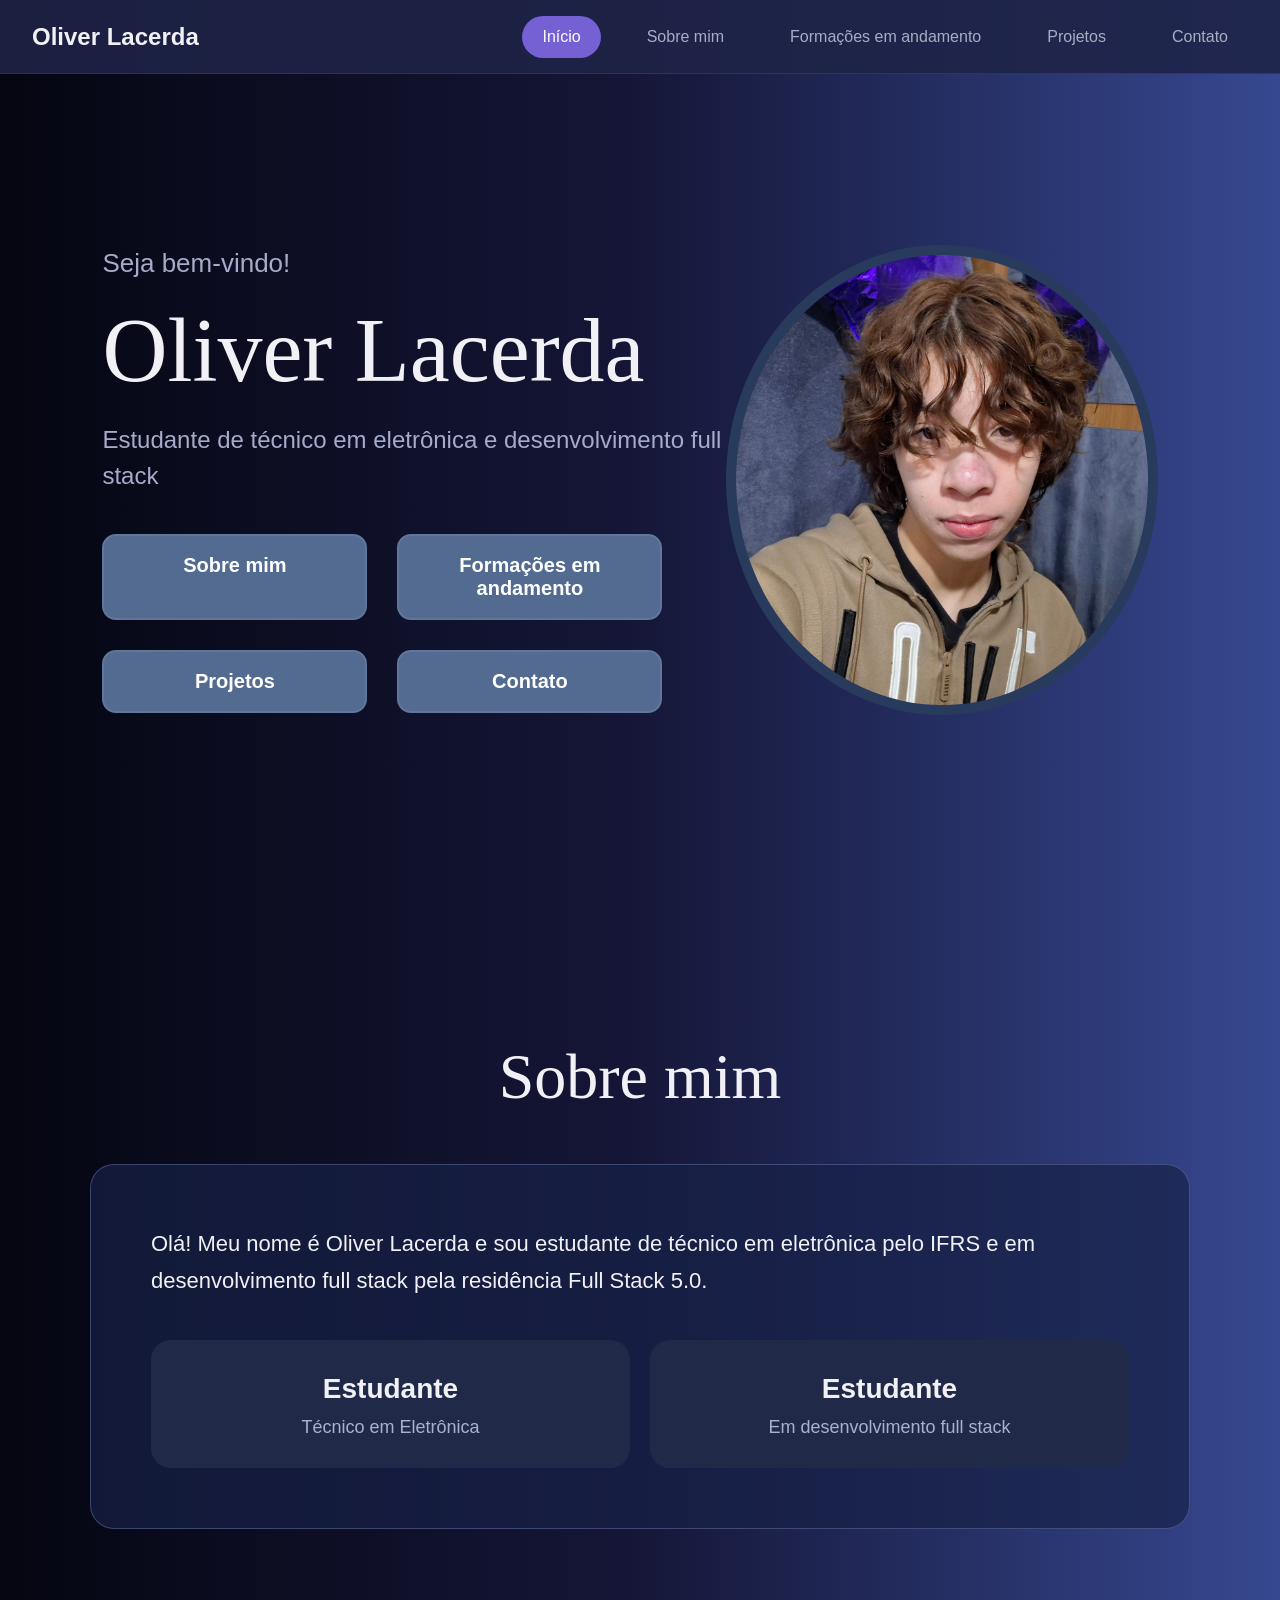
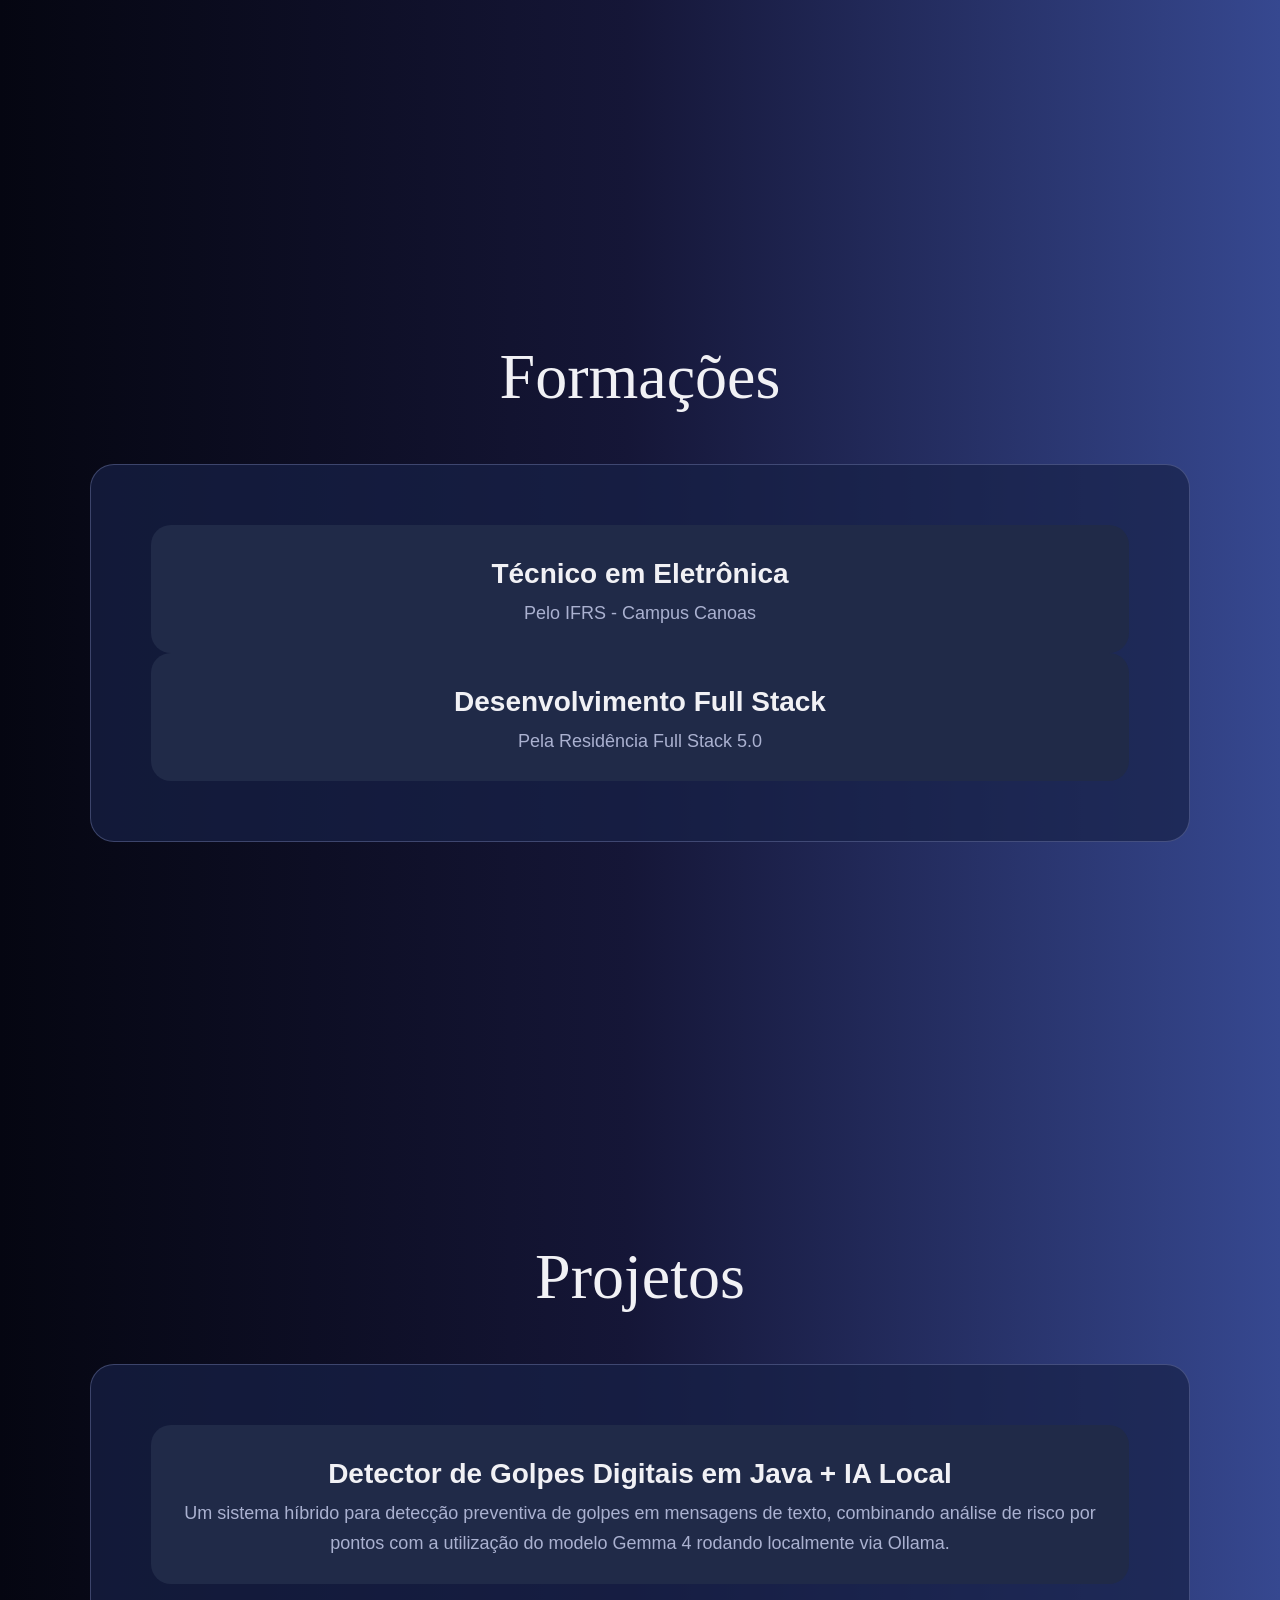
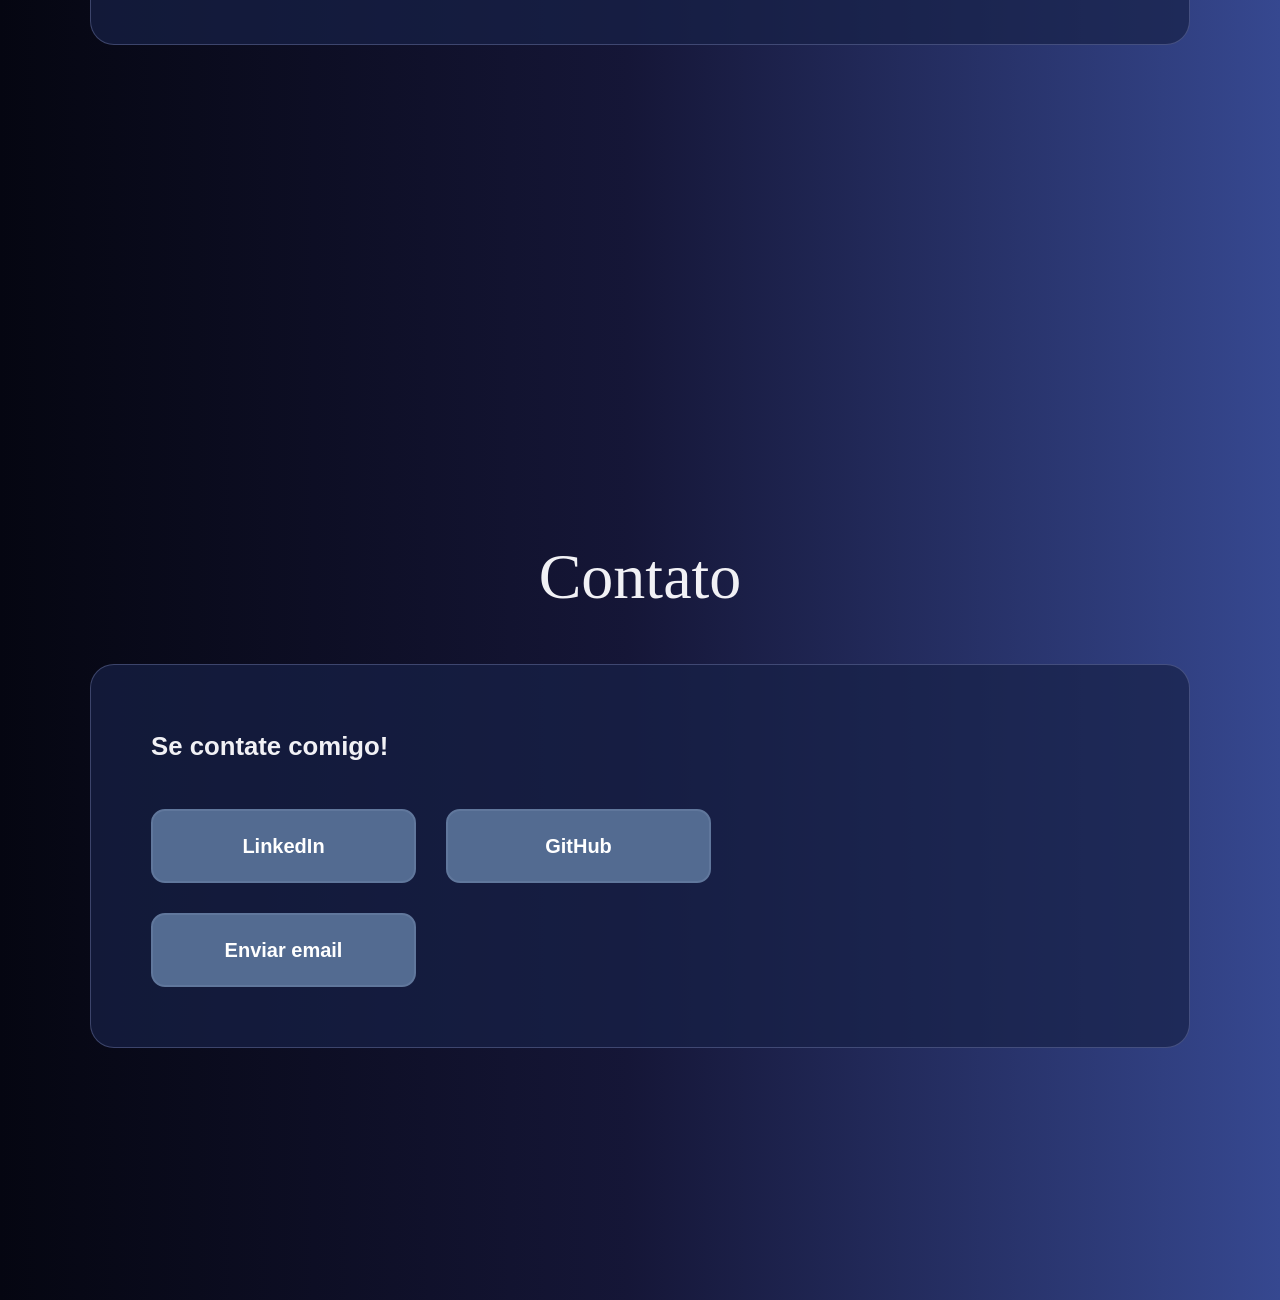
<file: index.html>
<!DOCTYPE html>
<html lang="pt-br">
<head>
    <meta charset="UTF-8">
    <meta name="viewport" content="width=device-width, initial-scale=1.0">

    <title>Oliver Lacerda | Portfólio</title>

    <link rel="stylesheet" href="style.css">
</head>

<body>

    <header>
        <div class="logo">Oliver Lacerda</div>

        <nav>
            <a href="#inicio" class="ativo">Início</a>
            <a href="#sobre">Sobre mim</a>
            <a href="#formacoes">Formações em andamento</a>
            <a href="#projetos">Projetos</a>
            <a href="#contato">Contato</a>
        </nav>
    </header>

    <main>

        <section id="inicio" class="inicio">

            <div class="conteudo-inicio">

                <p class="boas-vindas">
                    Seja bem-vindo!
                </p>

                <h1>Oliver Lacerda</h1>

                <p class="descricao">
                    Estudante de técnico em eletrônica e desenvolvimento
                    full stack
                </p>

                <div class="botoes">

                    <a href="#sobre">Sobre mim</a>

                    <a href="#formacoes">Formações em andamento</a>

                    <a href="#projetos">Projetos</a>

                    <a href="#contato">Contato</a>

                </div>

            </div>


            <div class="circulo">

                <img src="fotooliver.jpg" alt="euu">

            </div>

        </section>

        <section id="sobre" class="pagina">

            <h2>Sobre mim</h2>

            <div class="caixa">

                <p>
                    Olá! Meu nome é Oliver Lacerda e sou estudante de técnico em eletrônica pelo IFRS e em desenvolvimento full stack pela residência Full Stack 5.0.
                </p>

                <div class="cards">

                    <div class="card">
                        <h3>Estudante</h3>
                        <p>Técnico em Eletrônica</p>
                    </div>

                    <div class="card">
                        <h3>Estudante</h3>
                        <p>Em desenvolvimento full stack</p>
                    </div>

                </div>

            </div>

        </section>


        <section id="formacoes" class="pagina">

            <h2>Formações</h2>

            <div class="caixa">

                <div class="card">
                    <h3>Técnico em Eletrônica</h3>
                    <p>Pelo IFRS - Campus Canoas</p>
                </div>

                <div class="card">
                    <h3>Desenvolvimento Full Stack</h3>
                    <p>Pela Residência Full Stack 5.0</p>
                </div>

            </div>

        </section>

        <section id="projetos" class="pagina">

            <h2>Projetos</h2>

            <div class="caixa">

                <div class="card">
                    <h3>Detector de Golpes Digitais em Java + IA Local</h3>
                    <p>Um sistema híbrido para detecção preventiva de golpes em mensagens de texto, combinando análise de risco por pontos com a utilização do modelo Gemma 4 rodando localmente via Ollama.</p>
                </div>

            </div>

        </section>

        <section id="contato" class="pagina">

            <h2>Contato</h2>

            <div class="caixa">

                <h3>
                    Se contate comigo!
                </h3>
                <div class="botoes">
                    <a href="https://www.linkedin.com/in/oliver-lacerda-7b0b1b1b9/" target="_blank">LinkedIn</a>
                    <a href="https://github.com/oliverlcrd" target="_blank">GitHub</a>
                    <a href="mailto:olivercannavolacerda@gmail.com" target="_blank">Enviar email</a>
                </div>

            </div>

        </section>

    </main>

</body>
</html>
</file>
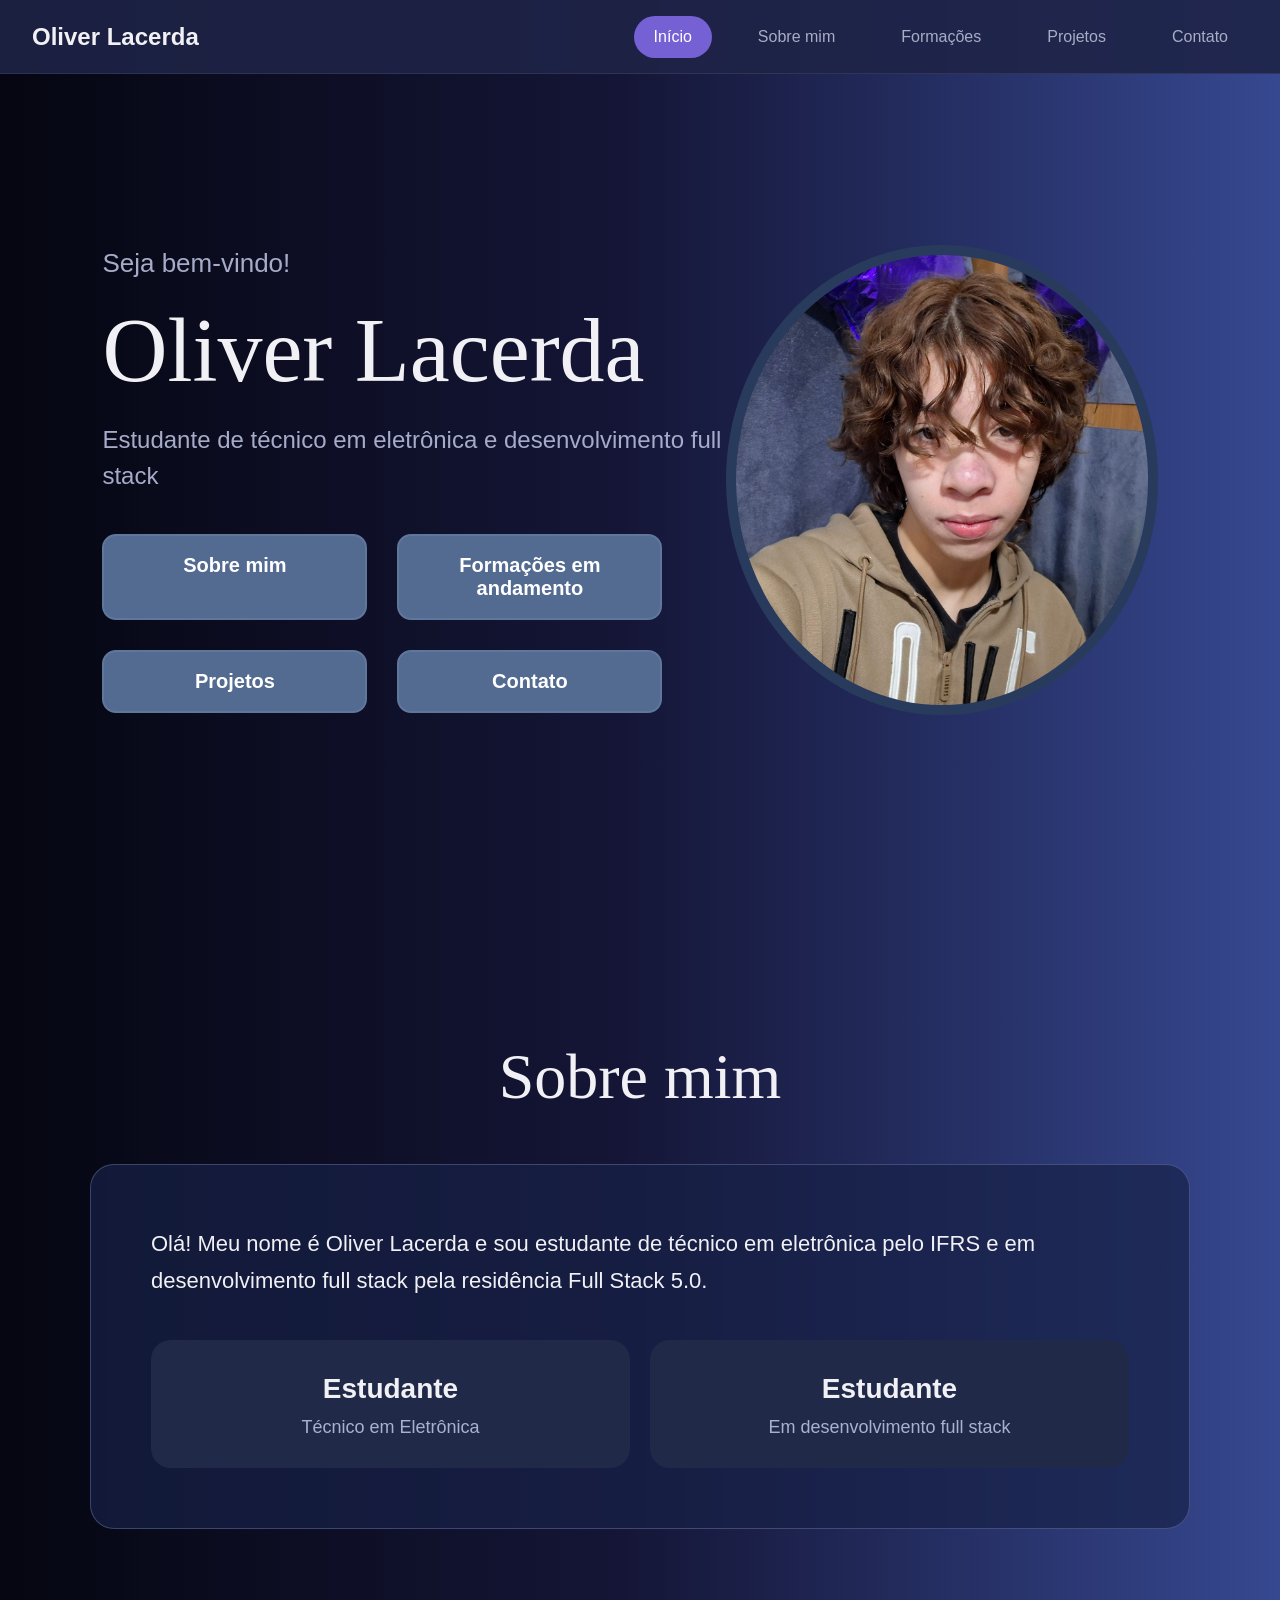
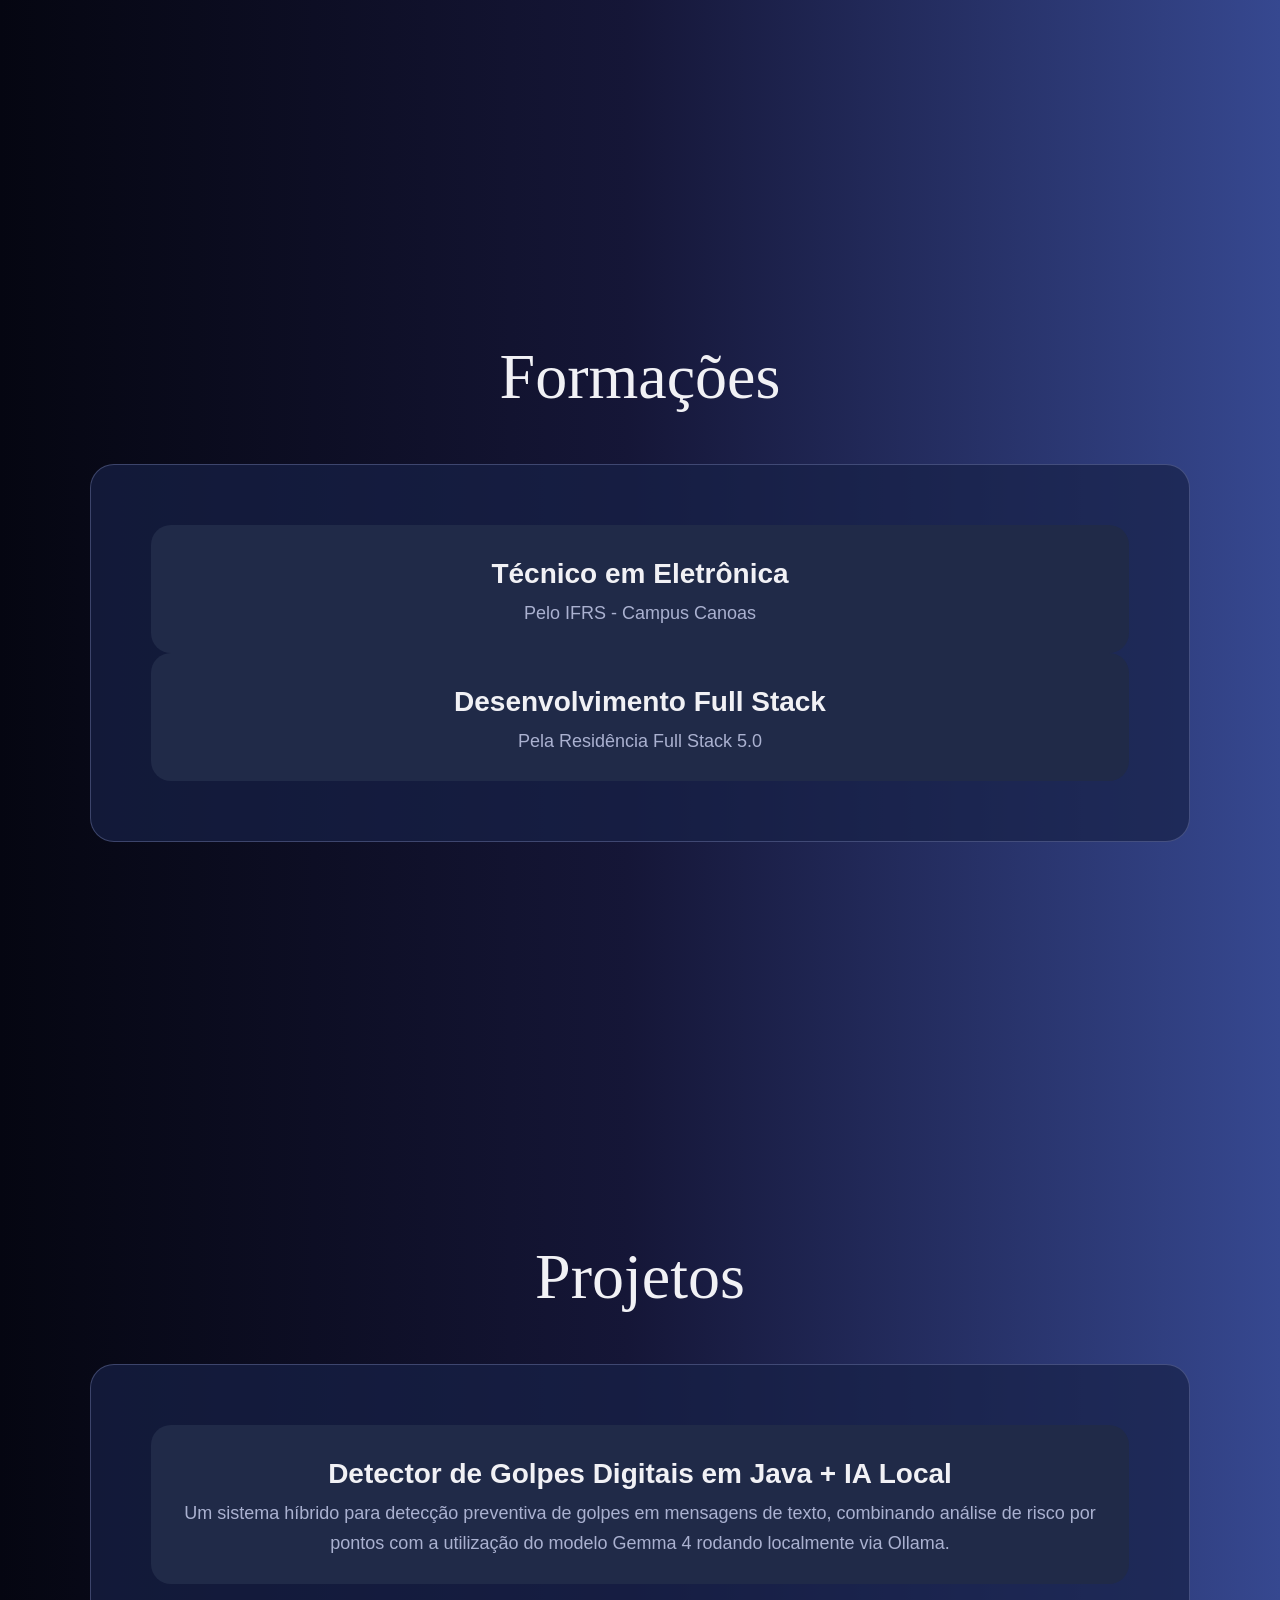
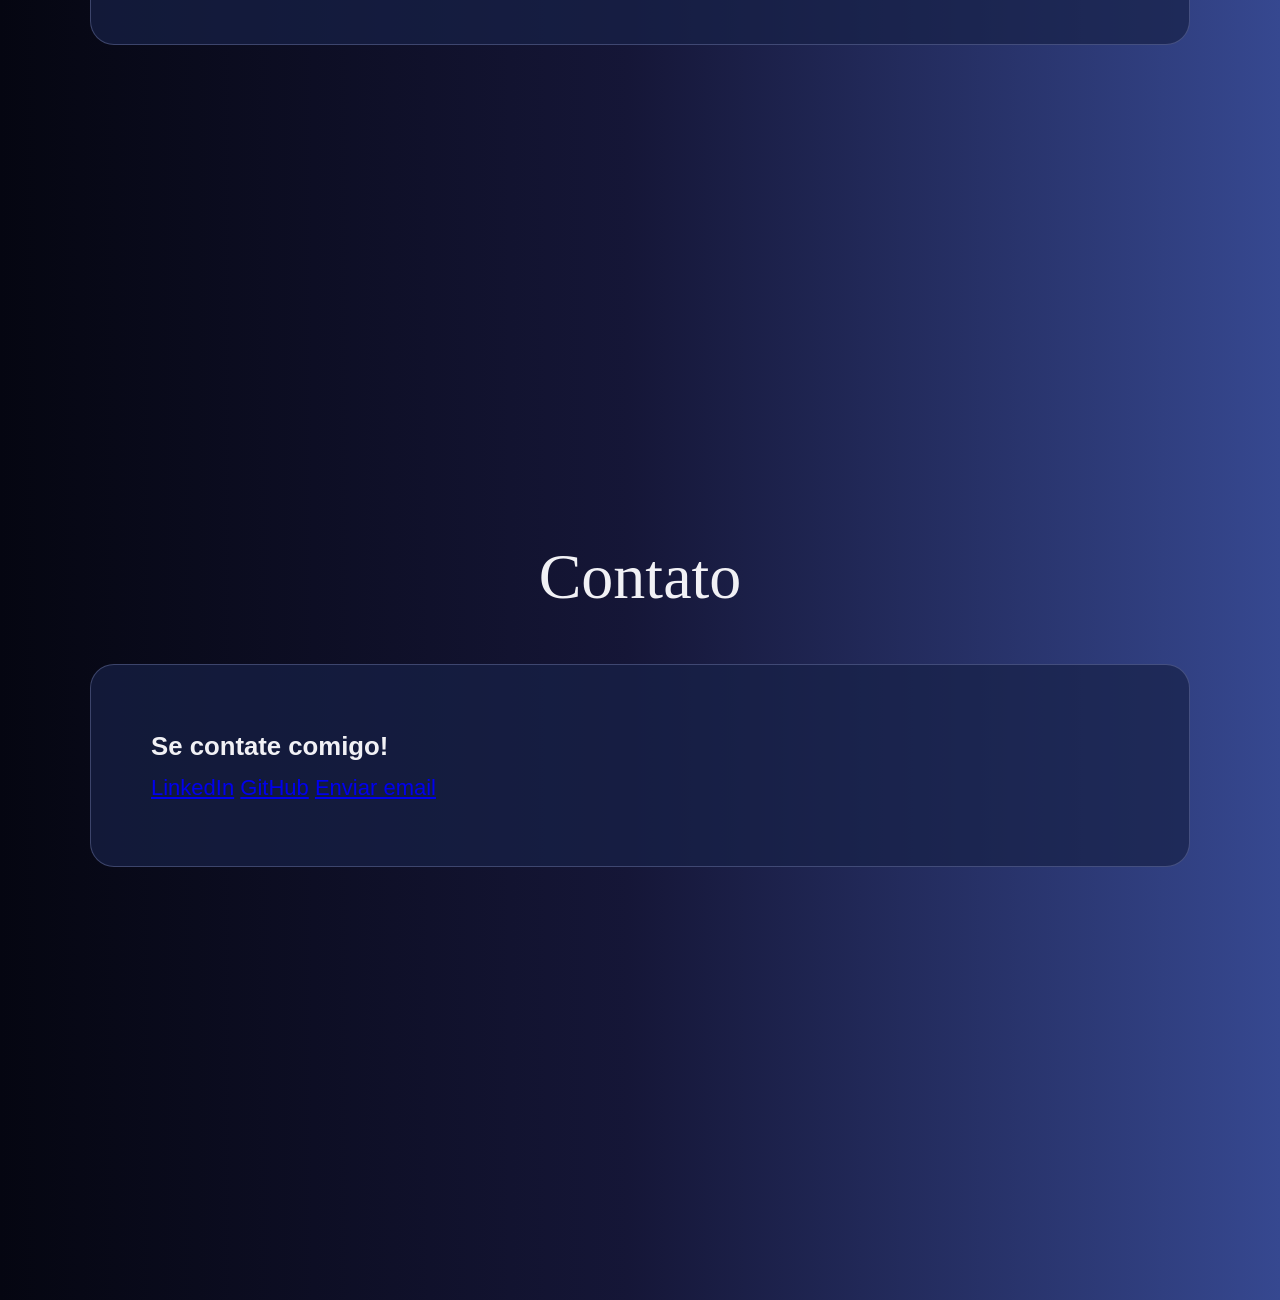
<file: meu portfolio/index.html>
<!DOCTYPE html>
<html lang="pt-br">
<head>
    <meta charset="UTF-8">
    <meta name="viewport" content="width=device-width, initial-scale=1.0">

    <title>Oliver Lacerda | Portfólio</title>

    <link rel="stylesheet" href="style.css">
</head>

<body>

    <header>
        <div class="logo">Oliver Lacerda</div>

        <nav>
            <a href="#inicio" class="ativo">Início</a>
            <a href="#sobre">Sobre mim</a>
            <a href="#formacoes">Formações</a>
            <a href="#projetos">Projetos</a>
            <a href="#contato">Contato</a>
        </nav>
    </header>

    <main>

        <section id="inicio" class="inicio">

            <div class="conteudo-inicio">

                <p class="boas-vindas">
                    Seja bem-vindo!
                </p>

                <h1>Oliver Lacerda</h1>

                <p class="descricao">
                    Estudante de técnico em eletrônica e desenvolvimento
                    full stack
                </p>

                <div class="botoes">

                    <a href="#sobre">Sobre mim</a>

                    <a href="#formacoes">Formações em andamento</a>

                    <a href="#projetos">Projetos</a>

                    <a href="#contato">Contato</a>

                </div>

            </div>


            <div class="circulo">

                <img src="fotooliver.jpg" alt="euu">

            </div>

        </section>

        <section id="sobre" class="pagina">

            <h2>Sobre mim</h2>

            <div class="caixa">

                <p>
                    Olá! Meu nome é Oliver Lacerda e sou estudante de técnico em eletrônica pelo IFRS e em desenvolvimento full stack pela residência Full Stack 5.0.
                </p>

                <div class="cards">

                    <div class="card">
                        <h3>Estudante</h3>
                        <p>Técnico em Eletrônica</p>
                    </div>

                    <div class="card">
                        <h3>Estudante</h3>
                        <p>Em desenvolvimento full stack</p>
                    </div>

                </div>

            </div>

        </section>


        <section id="formacoes" class="pagina">

            <h2>Formações</h2>

            <div class="caixa">

                <div class="card">
                    <h3>Técnico em Eletrônica</h3>
                    <p>Pelo IFRS - Campus Canoas</p>
                </div>

                <div class="card">
                    <h3>Desenvolvimento Full Stack</h3>
                    <p>Pela Residência Full Stack 5.0</p>
                </div>

            </div>

        </section>

        <section id="projetos" class="pagina">

            <h2>Projetos</h2>

            <div class="caixa">

                <div class="card">
                    <h3>Detector de Golpes Digitais em Java + IA Local</h3>
                    <p>Um sistema híbrido para detecção preventiva de golpes em mensagens de texto, combinando análise de risco por pontos com a utilização do modelo Gemma 4 rodando localmente via Ollama.</p>
                </div>

            </div>

        </section>

        <section id="contato" class="pagina">

            <h2>Contato</h2>

            <div class="caixa">

                <h3>
                    Se contate comigo!
                </h3>
                    <a href="https://www.linkedin.com/in/oliver-lacerda-7b0b1b1b9/" target="_blank">LinkedIn</a>
                    <a href="https://github.com/oliverlcrd" target="_blank">GitHub</a>
                    <a href="mailto:olivercannavolacerda@gmail.com" target="_blank">Enviar email</a>
                </div>

            </div>

        </section>

    </main>

</body>
</html>
</file>
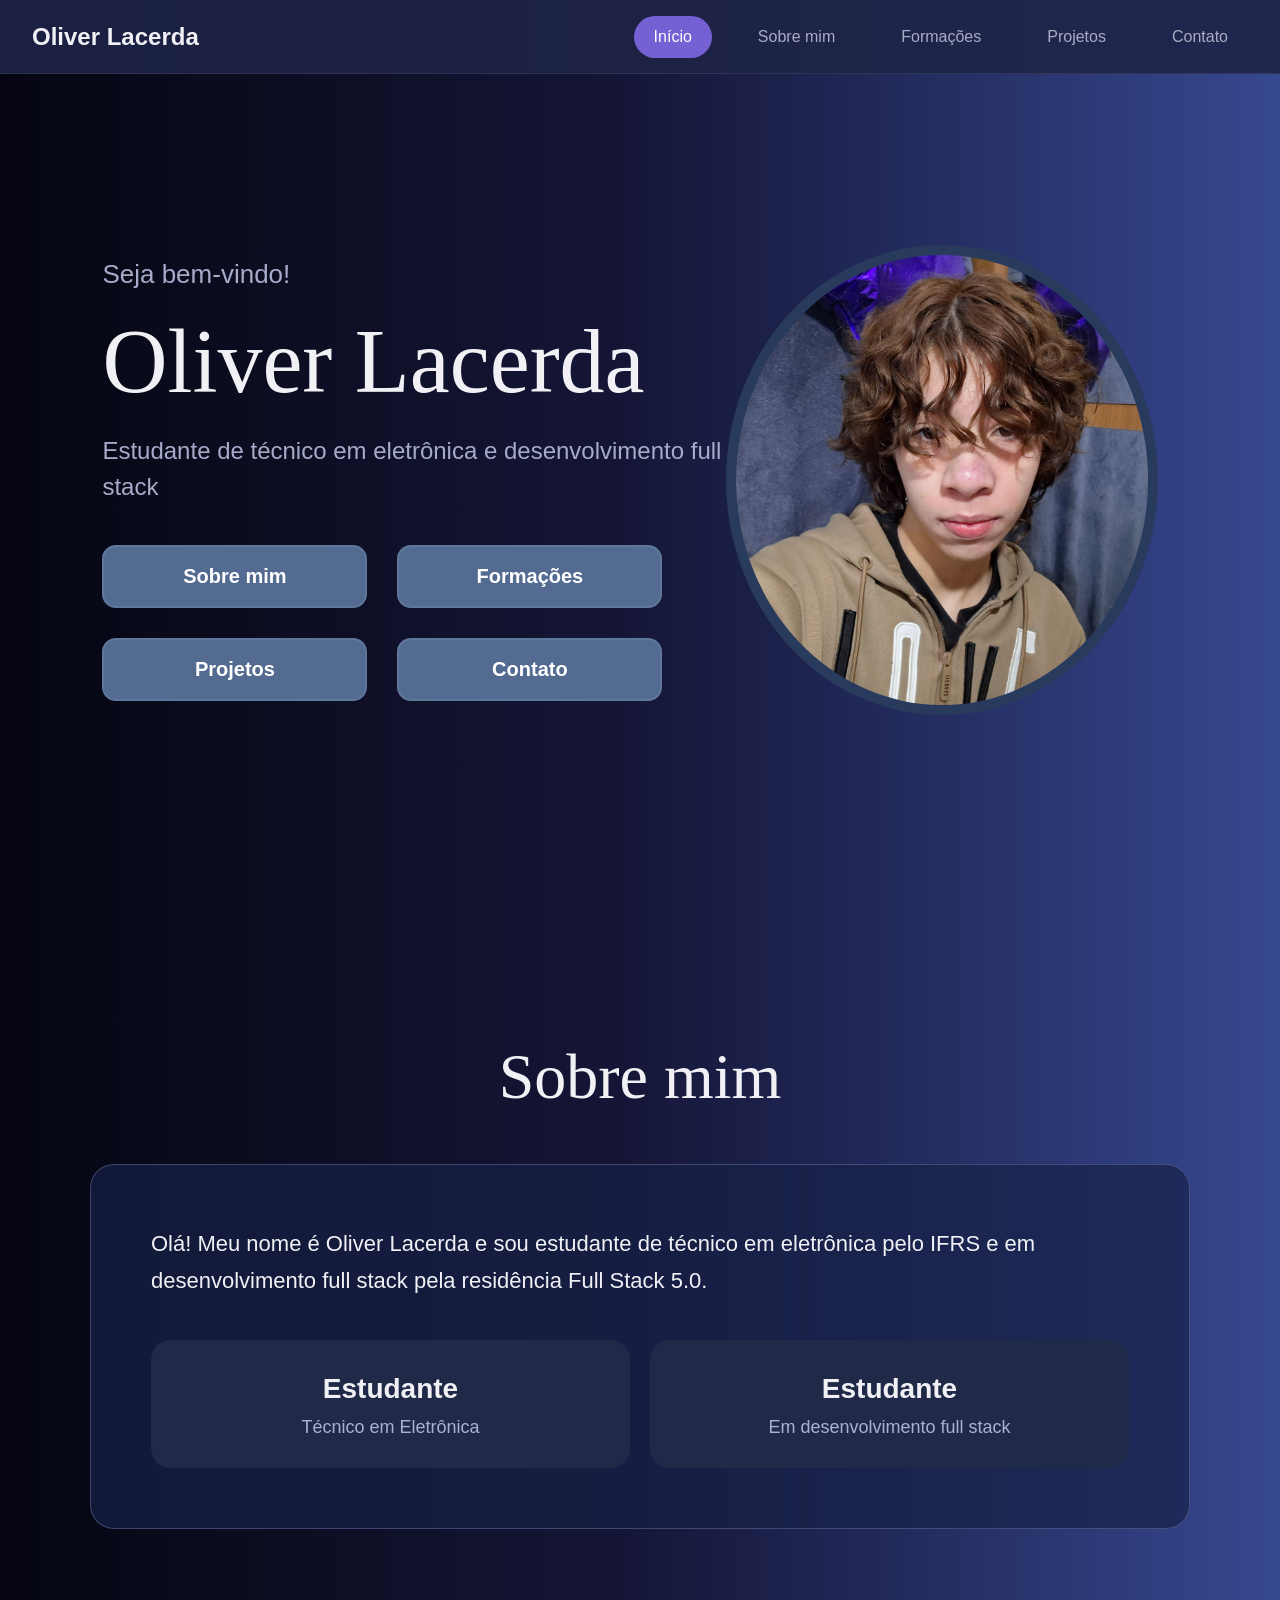
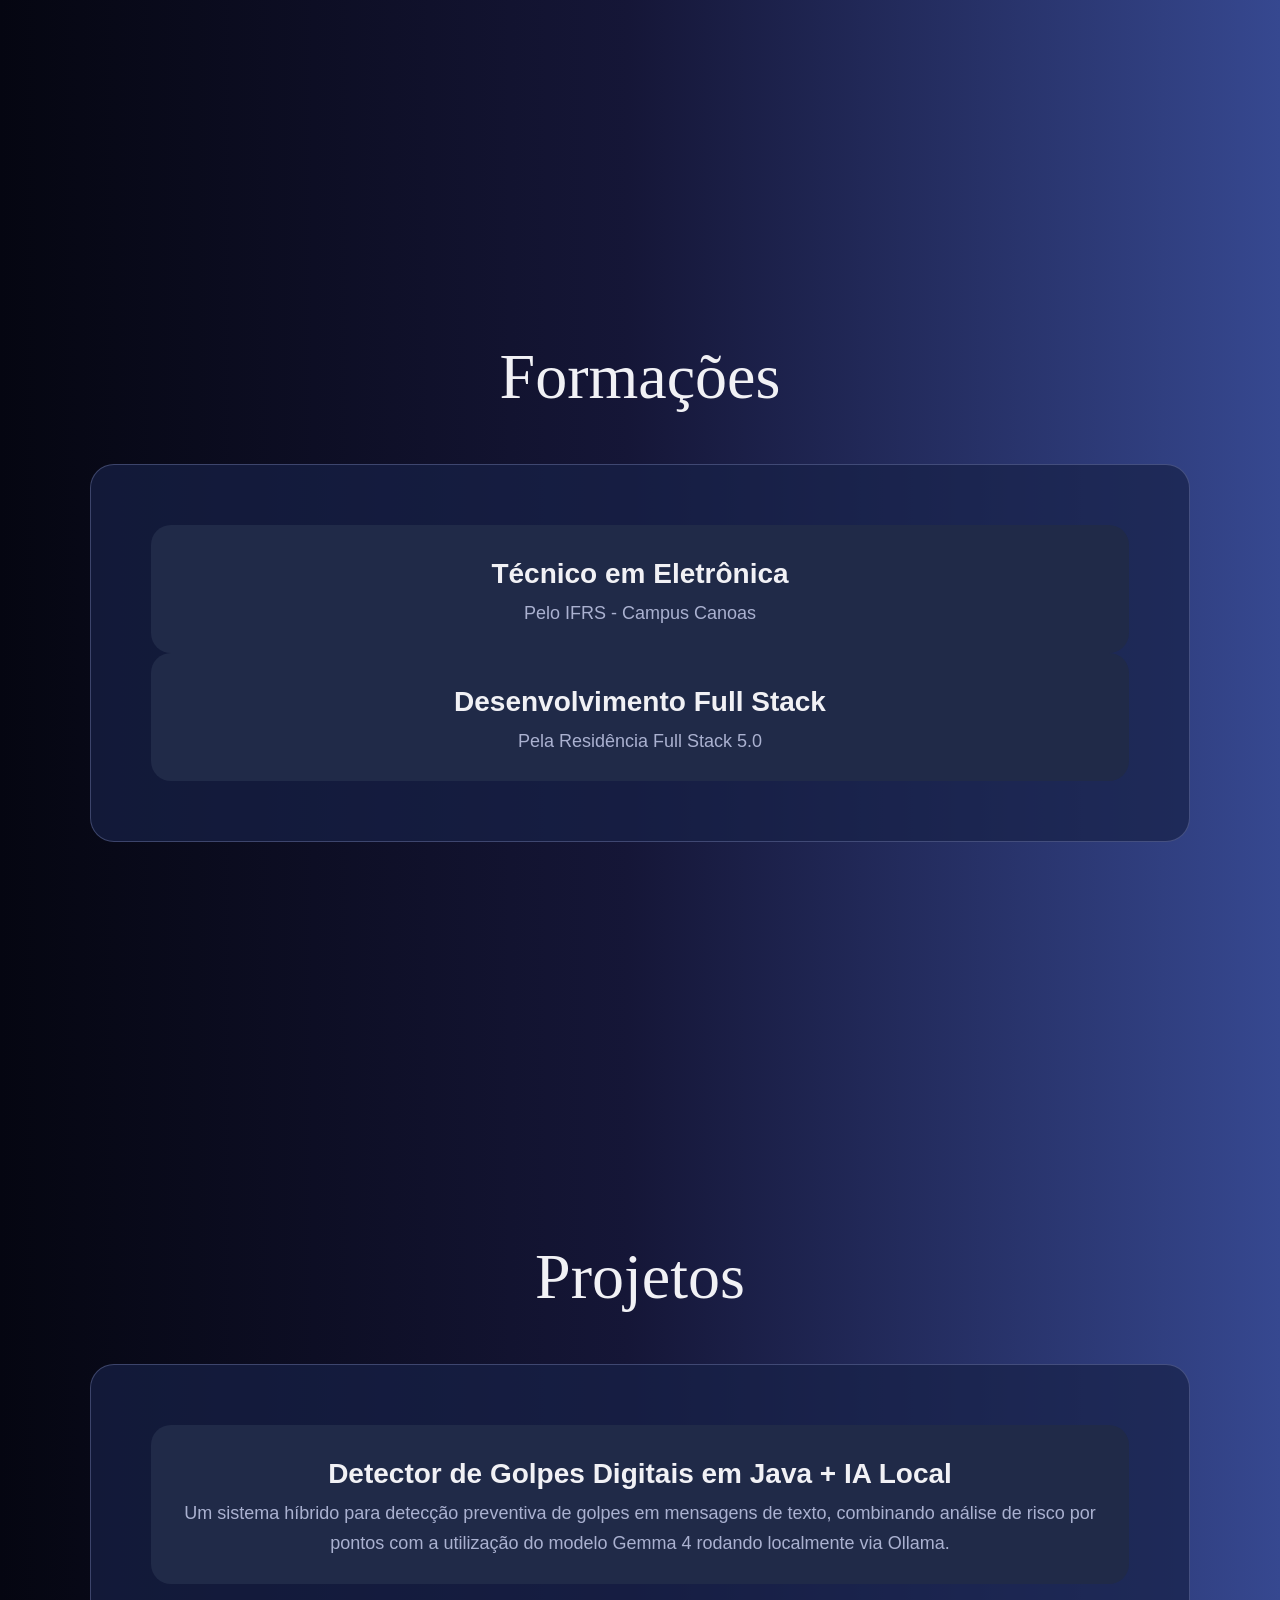
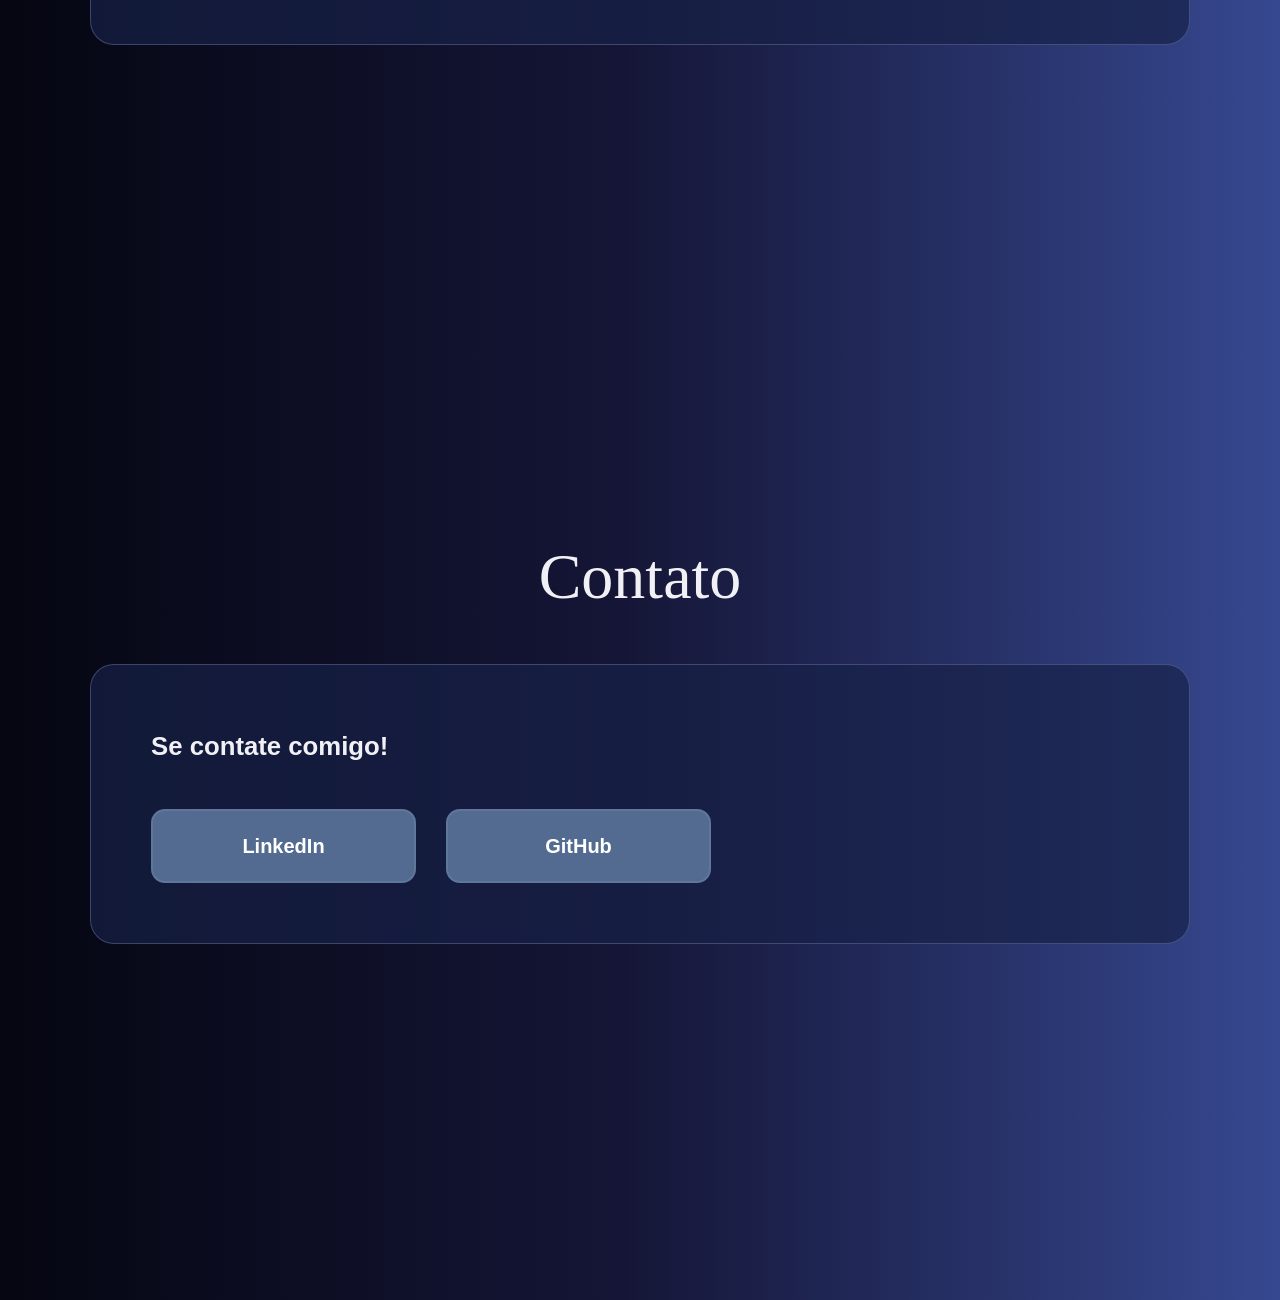
<file: meu portfolio/index.html.html>
<!DOCTYPE html>
<html lang="pt-br">
<head>
    <meta charset="UTF-8">
    <meta name="viewport" content="width=device-width, initial-scale=1.0">

    <title>Oliver Lacerda | Portfólio</title>

    <link rel="stylesheet" href="style.css">
</head>

<body>

    <header>
        <div class="logo">Oliver Lacerda</div>

        <nav>
            <a href="#inicio" class="ativo">Início</a>
            <a href="#sobre">Sobre mim</a>
            <a href="#formacoes">Formações</a>
            <a href="#projetos">Projetos</a>
            <a href="#contato">Contato</a>
        </nav>
    </header>

    <main>

        <section id="inicio" class="inicio">

            <div class="conteudo-inicio">

                <p class="boas-vindas">
                    Seja bem-vindo!
                </p>

                <h1>Oliver Lacerda</h1>

                <p class="descricao">
                    Estudante de técnico em eletrônica e desenvolvimento
                    full stack
                </p>

                <div class="botoes">

                    <a href="#sobre">Sobre mim</a>

                    <a href="#formacoes">Formações</a>

                    <a href="#projetos">Projetos</a>

                    <a href="#contato">Contato</a>

                </div>

            </div>


            <div class="circulo">

                <img src="fotooliver.jpg" alt="euu">

            </div>

        </section>

        <section id="sobre" class="pagina">

            <h2>Sobre mim</h2>

            <div class="caixa">

                <p>
                    Olá! Meu nome é Oliver Lacerda e sou estudante de técnico em eletrônica pelo IFRS e em desenvolvimento full stack pela residência Full Stack 5.0.
                </p>

                <div class="cards">

                    <div class="card">
                        <h3>Estudante</h3>
                        <p>Técnico em Eletrônica</p>
                    </div>

                    <div class="card">
                        <h3>Estudante</h3>
                        <p>Em desenvolvimento full stack</p>
                    </div>

                </div>

            </div>

        </section>


        <section id="formacoes" class="pagina">

            <h2>Formações</h2>

            <div class="caixa">

                <div class="card">
                    <h3>Técnico em Eletrônica</h3>
                    <p>Pelo IFRS - Campus Canoas</p>
                </div>

                <div class="card">
                    <h3>Desenvolvimento Full Stack</h3>
                    <p>Pela Residência Full Stack 5.0</p>
                </div>

            </div>

        </section>

        <section id="projetos" class="pagina">

            <h2>Projetos</h2>

            <div class="caixa">

                <div class="card">
                    <h3>Detector de Golpes Digitais em Java + IA Local</h3>
                    <p>Um sistema híbrido para detecção preventiva de golpes em mensagens de texto, combinando análise de risco por pontos com a utilização do modelo Gemma 4 rodando localmente via Ollama.</p>
                </div>

            </div>

        </section>

        <section id="contato" class="pagina">

            <h2>Contato</h2>

            <div class="caixa">

                <h3>
                    Se contate comigo!
                </h3>
                <div class="botoes">
                    <a href="https://www.linkedin.com/in/oliver-lacerda-7b0b1b1b9/" target="_blank">LinkedIn</a>
                    <a href="https://github.com/oliverlcrd" target="_blank">GitHub</a>
                    <a href="mailto:olivercannavolacerda@gmail.com>Enviar email</a>
                </div>

            </div>

        </section>

    </main>

</body>
</html>
</file>
<file: style.css>
* {
    margin: 0;
    padding: 0;
    box-sizing: border-box;
}

html {
    scroll-behavior: smooth;
}

body {
    background: #183652;
background: linear-gradient(90deg, rgb(5, 6, 17) 0%, rgb(21, 22, 55) 49%, rgb(54, 72, 144) 100%);
    font-family: Arial, sans-serif;
    color: #f1f1f5;
}

header {
    position: fixed;
    top: 0;
    left: 0;

    width: 100%;
    height: 74px;

    display: flex;
    align-items: center;
    justify-content: space-between;

    padding: 0 32px;

    background: rgba(31, 36, 72, 0.9);

    border-bottom: 1px solid rgba(255, 255, 255, 0.08);

    z-index: 100;
}

.logo {
    font-size: 24px;
    font-weight: bold;
}

nav {
    display: flex;
    gap: 26px;
}

nav a {
    color: #a9acc5;
    text-decoration: none;

    padding: 12px 20px;

    border-radius: 30px;

    transition: 0.3s;
}

nav a:hover,
nav a.ativo {
    background: #7560d4;
    color: white;
}

.inicio {
    min-height: 100vh;

    display: flex;
    align-items: center;
    justify-content: space-between;

    padding: 120px 8% 60px;
}

.conteudo-inicio {
    max-width: 650px;
}

.boas-vindas {
    font-size: 26px;
    color: #a6abc9;
    margin-bottom: 20px;
}

h1 {
    font-family: Georgia, serif;
    font-size: 90px;
    font-weight: normal;
    margin-bottom: 20px;
}

.descricao {
    font-size: 24px;
    line-height: 1.5;
    color: #a6abc9;
}

.botoes {
    display: grid;
    grid-template-columns: 1fr 1fr;

    gap: 30px;

    margin-top: 40px;

    max-width: 560px;
}

.botoes a {
    text-decoration: none;
    text-align: center;

    padding: 18px;

    background: #536b91;

    color: white;

    border: 2px solid #60779c;

    border-radius: 14px;

    font-size: 20px;
    font-weight: bold;

    transition: 0.3s;
}

.botoes a:hover {
    background: #7560d4;

    transform: translateY(-4px);

    box-shadow: 0 0 25px rgba(117, 96, 212, 0.5);
}

.circulo {
    width: 470px;
    height: 470px;

    border-radius: 50%;
    overflow: hidden;
    border: 10px solid #293b5d;
    margin-right: 20px;
}

.circulo img {
    width: 100%;
    height: 100%;
    object-fit: cover;
}

.pagina {
    min-height: 100vh;

    padding: 140px 6% 80px;
}

.pagina h2 {
    text-align: center;

    font-family: Georgia, serif;

    font-size: 64px;
    font-weight: normal;

    margin-bottom: 50px;
}

.caixa {
    max-width: 1100px;
    margin: auto;

    padding: 60px;

    background: rgba(24, 34, 72, 0.7);

    border: 1px solid rgba(160, 170, 220, 0.3);

    border-radius: 24px;

    font-size: 22px;

    line-height: 1.7;
}

.cards {
    display: flex;
    gap: 20px;

    margin-top: 40px;
}

.card {
    flex: 1;

    padding: 25px;

    background: #202a48;

    border-radius: 20px;

    text-align: center;

    transition: 0.3s;
}

.card:hover {
    transform: translateY(-6px);

    background: #7560d4;

    box-shadow: 0 0 25px rgba(117, 96, 212, 0.4);
}

.card h3 {
    font-size: 28px;
}

.card p {
    color: #aab1d0;
    font-size: 18px;
}


}
</file>
<file: meu portfolio/style.css>
* {
    margin: 0;
    padding: 0;
    box-sizing: border-box;
}

html {
    scroll-behavior: smooth;
}

body {
    background: #183652;
background: linear-gradient(90deg, rgb(5, 6, 17) 0%, rgb(21, 22, 55) 49%, rgb(54, 72, 144) 100%);
    font-family: Arial, sans-serif;
    color: #f1f1f5;
}

header {
    position: fixed;
    top: 0;
    left: 0;

    width: 100%;
    height: 74px;

    display: flex;
    align-items: center;
    justify-content: space-between;

    padding: 0 32px;

    background: rgba(31, 36, 72, 0.9);

    border-bottom: 1px solid rgba(255, 255, 255, 0.08);

    z-index: 100;
}

.logo {
    font-size: 24px;
    font-weight: bold;
}

nav {
    display: flex;
    gap: 26px;
}

nav a {
    color: #a9acc5;
    text-decoration: none;

    padding: 12px 20px;

    border-radius: 30px;

    transition: 0.3s;
}

nav a:hover,
nav a.ativo {
    background: #7560d4;
    color: white;
}

.inicio {
    min-height: 100vh;

    display: flex;
    align-items: center;
    justify-content: space-between;

    padding: 120px 8% 60px;
}

.conteudo-inicio {
    max-width: 650px;
}

.boas-vindas {
    font-size: 26px;
    color: #a6abc9;
    margin-bottom: 20px;
}

h1 {
    font-family: Georgia, serif;
    font-size: 90px;
    font-weight: normal;
    margin-bottom: 20px;
}

.descricao {
    font-size: 24px;
    line-height: 1.5;
    color: #a6abc9;
}

.botoes {
    display: grid;
    grid-template-columns: 1fr 1fr;

    gap: 30px;

    margin-top: 40px;

    max-width: 560px;
}

.botoes a {
    text-decoration: none;
    text-align: center;

    padding: 18px;

    background: #536b91;

    color: white;

    border: 2px solid #60779c;

    border-radius: 14px;

    font-size: 20px;
    font-weight: bold;

    transition: 0.3s;
}

.botoes a:hover {
    background: #7560d4;

    transform: translateY(-4px);

    box-shadow: 0 0 25px rgba(117, 96, 212, 0.5);
}

.circulo {
    width: 470px;
    height: 470px;

    border-radius: 50%;
    overflow: hidden;
    border: 10px solid #293b5d;
    margin-right: 20px;
}

.circulo img {
    width: 100%;
    height: 100%;
    object-fit: cover;
}

.pagina {
    min-height: 100vh;

    padding: 140px 6% 80px;
}

.pagina h2 {
    text-align: center;

    font-family: Georgia, serif;

    font-size: 64px;
    font-weight: normal;

    margin-bottom: 50px;
}

.caixa {
    max-width: 1100px;
    margin: auto;

    padding: 60px;

    background: rgba(24, 34, 72, 0.7);

    border: 1px solid rgba(160, 170, 220, 0.3);

    border-radius: 24px;

    font-size: 22px;

    line-height: 1.7;
}

.cards {
    display: flex;
    gap: 20px;

    margin-top: 40px;
}

.card {
    flex: 1;

    padding: 25px;

    background: #202a48;

    border-radius: 20px;

    text-align: center;

    transition: 0.3s;
}

.card:hover {
    transform: translateY(-6px);

    background: #7560d4;

    box-shadow: 0 0 25px rgba(117, 96, 212, 0.4);
}

.card h3 {
    font-size: 28px;
}

.card p {
    color: #aab1d0;
    font-size: 18px;
}


}
</file>
